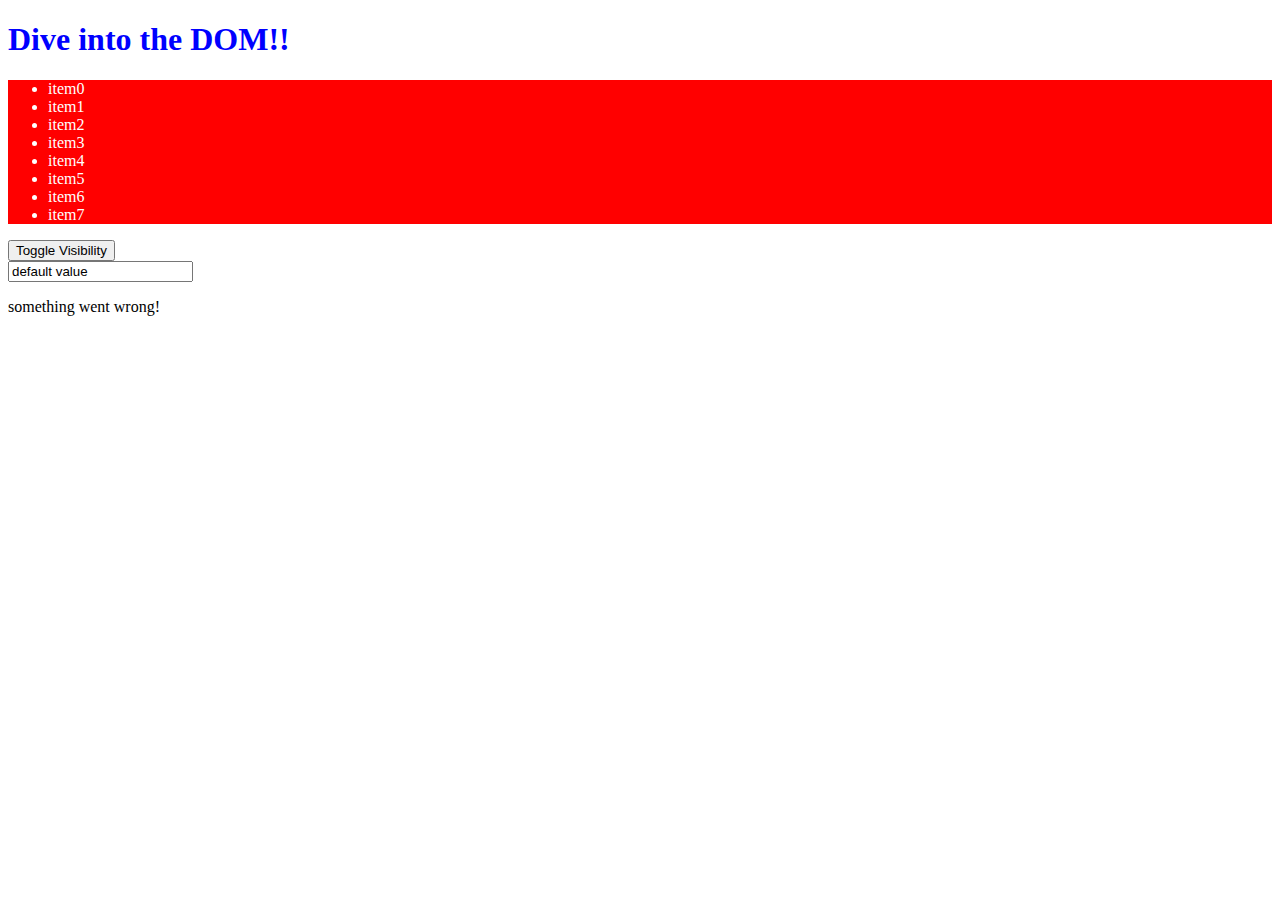
<file: dom/index.html>
<!DOCTYPE html>
<html lang="en">
  <head>
    <meta charset="UTF-8" />
    <meta name="viewport" content="width=device-width, initial-scale=1.0" />
    <title>DOM study</title>
    <script src="accessToObject.js" defer></script>
    <script src="attributesAndProperties.js" defer></script>
    <script src="styling.js" defer></script>
    <script src="insert.js" defer></script>
    <script src="liveNodeListVSnonLiveNodeList" defer></script>
    <style>
      .red-bg {
        background-color: red;
        color: white;
      }
      .visible {
        display: block;
      }
      .invisible {
        display: none;
      }
    </style>
  </head>
  <body>
    <header><h1 id="main-title">Dive into the DOM!!</h1></header>
    <section class="red-bg">
      <ul>
        <li>item1</li>
        <li class="list-item">item2</li>
        <li class="list-item">item3</li>
      </ul>
    </section>
    <button>Toggle Visibility</button>
    <div>
      <input id="input-id" class="input-class" value="default value" />
    </div>
  </body>
</html>
</file>
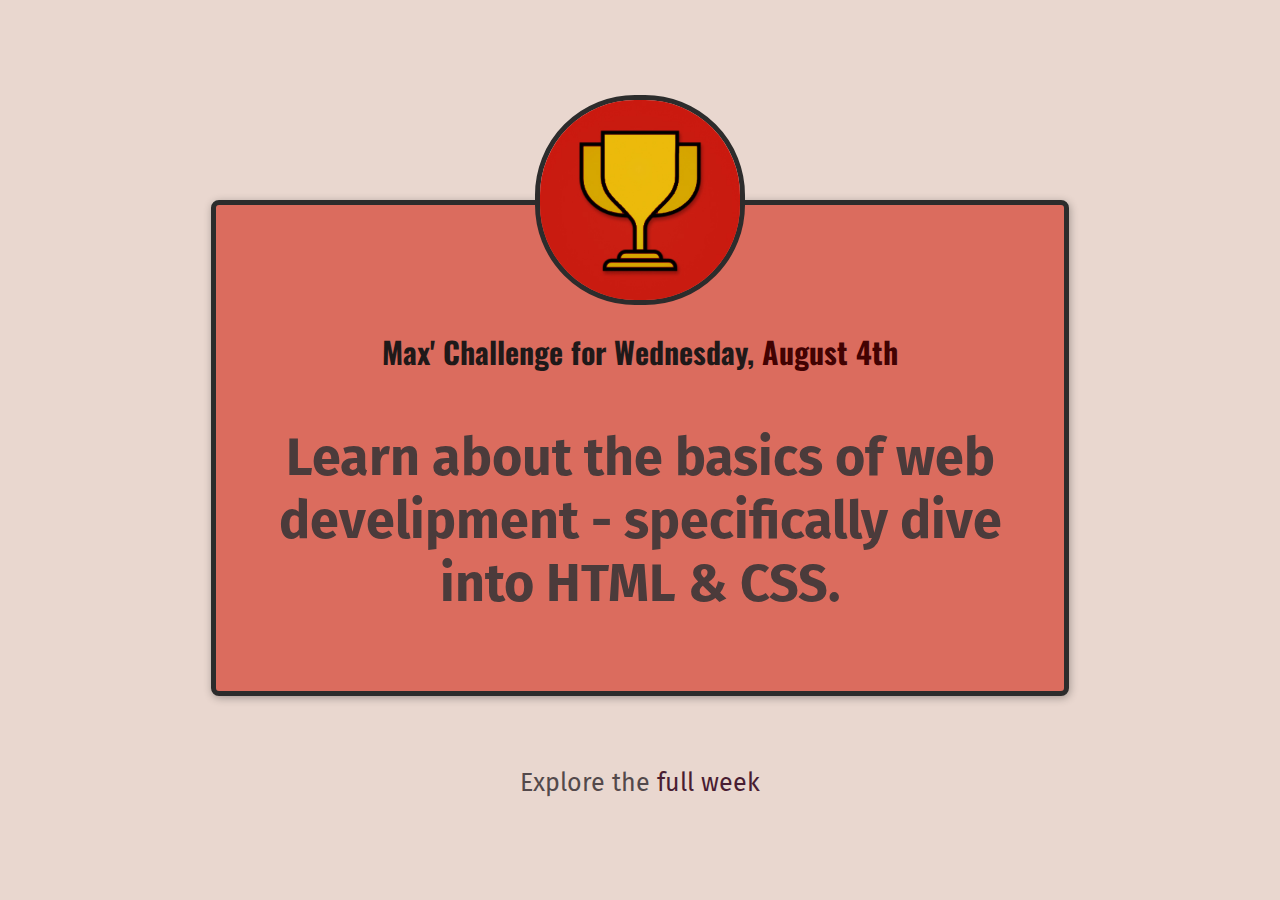
<file: htmlAndCSS/index.html>
<!DOCTYPE html>
<html>
  <head>
    <link rel="preconnect" href="https://fonts.googleapis.com" />
    <link rel="preconnect" href="https://fonts.gstatic.com" crossorigin />
    <link
      href="https://fonts.googleapis.com/css2?family=Fira+Sans:wght@400;700&family=Oswald:wght@700&display=swap"
      rel="stylesheet"
    />
    <link href="styles/shared.css" rel="stylesheet" />
    <link href="styles/app.css" rel="stylesheet" />
    <title>my WebSite Challenge</title>
    <!-- <style></style> -->
  </head>
  <body>
    <main>
      <img src="images/challenges-trophy.jpg" alt="A trophy" />
      <h1>
        Max' Challenge for Wednesday,
        <span>August 4th</span>
      </h1>
      <p id="todays-challenge">
        Learn about the basics of web develipment - specifically dive into HTML
        & CSS.
      </p>
    </main>
    <footer>
      <p>
        Explore the
        <a href="full-week.html">full week</a>
      </p>
    </footer>
  </body>
</html>
</file>
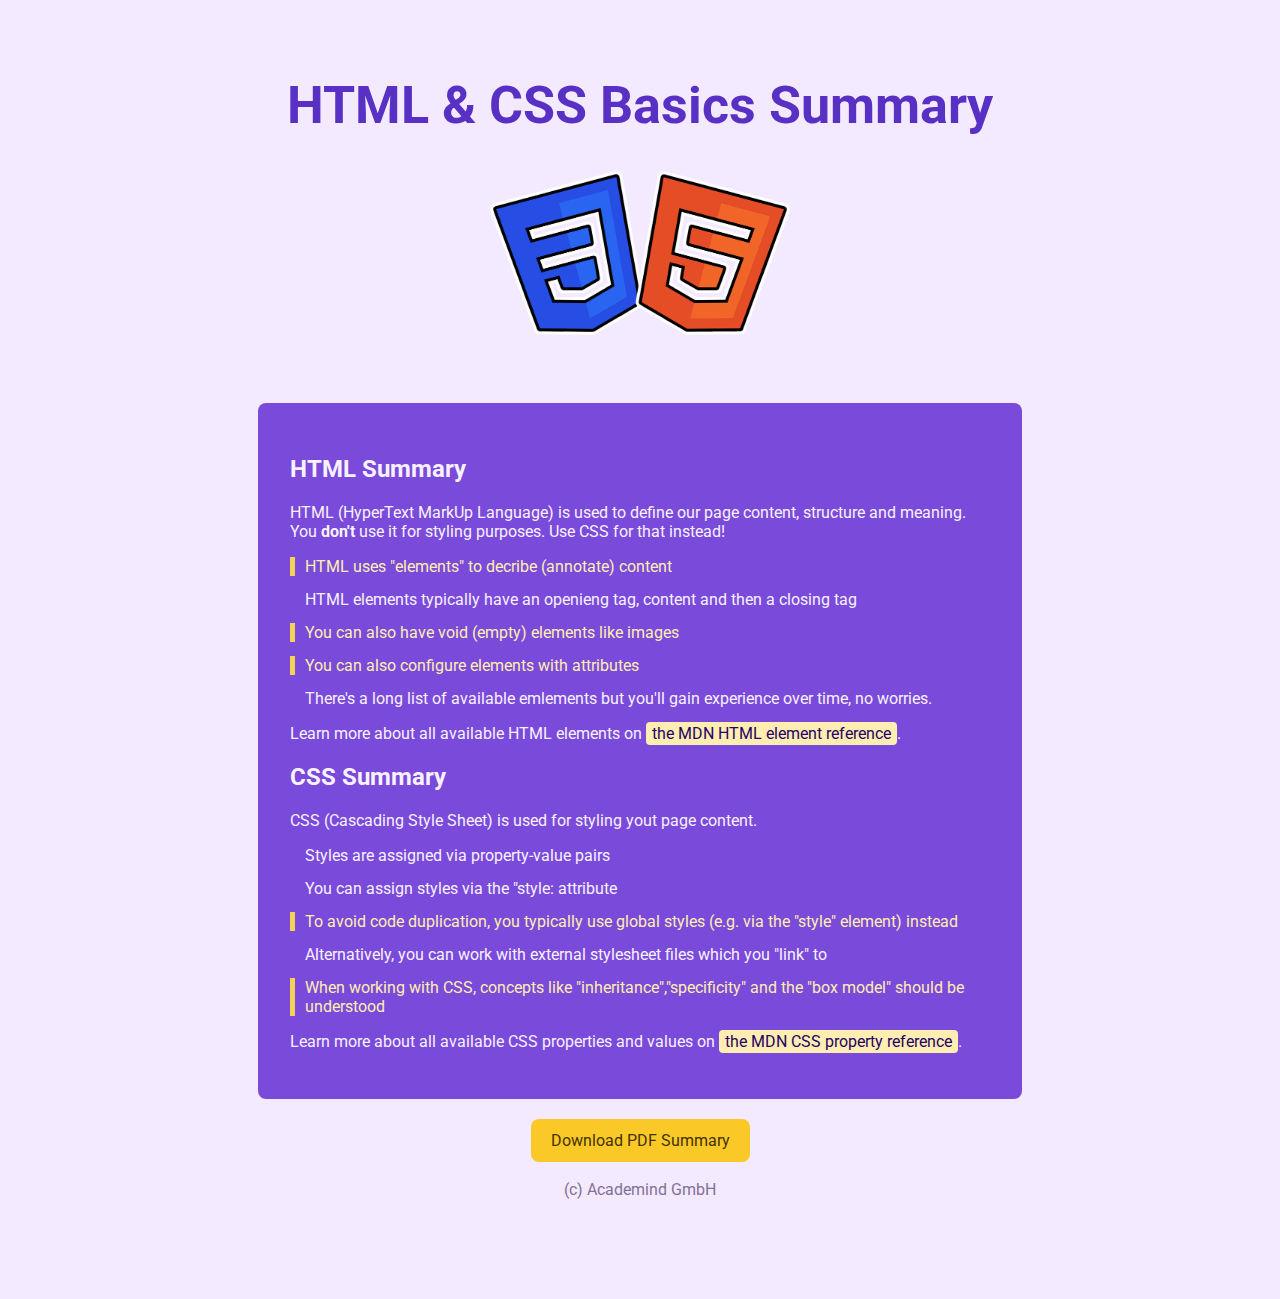
<file: htmlAndCSSPractice/index.html>
<!DOCTYPE html>
<html lang="en">
  <head>
    <meta charset="UTF-8" />
    <link rel="preconnect" href="https://fonts.googleapis.com" />
    <link rel="preconnect" href="https://fonts.gstatic.com" crossorigin />
    <link
      href="https://fonts.googleapis.com/css2?family=Roboto:wght@400;900&display=swap"
      rel="stylesheet"
    />
    <link rel="stylesheet" href="styles/index.css" />
    <title>Basic Summary</title>
  </head>
  <body>
    <header>
      <h1>HTML & CSS Basics Summary</h1>
      <img src="images/html-css.png" alt="THML and CSS logos" />
    </header>
    <main>
      <section>
        <h2>HTML Summary</h2>
        <p>
          <!-- 의미론적인 요소로 strong은 강한 톤 의미, em은 억양의 변화 의미 -->
          HTML (HyperText MarkUp Language) is used to define our page content,
          structure and meaning. You
          <strong class="highlight">don't</strong> use it for styling purposes.
          Use CSS for that instead!
        </p>
        <ul id="html-list">
          <li class="extra-important">
            HTML uses "elements" to decribe (annotate) content
          </li>
          <li>
            HTML elements typically have an openieng tag, content and then a
            closing tag
          </li>
          <li class="extra-important">
            You can also have void (empty) elements like images
          </li>
          <li class="extra-important">
            You can also configure elements with attributes
          </li>
          <li>
            There's a long list of available emlements but you'll gain
            experience over time, no worries.
          </li>
        </ul>
        <p>
          Learn more about all available HTML elements on
          <a href="https://developer.mozilla.org/ko/docs/Web/HTML/Element"
            >the MDN HTML element reference</a
          >.
        </p>
      </section>
      <section>
        <h2>CSS Summary</h2>
        <p>
          CSS (Cascading Style Sheet) is used for styling yout page content.
        </p>
        <ul id="css-list">
          <li>Styles are assigned via property-value pairs</li>
          <li>You can assign styles via the "style: attribute</li>
          <li class="extra-important">
            To avoid code duplication, you typically use global styles (e.g. via
            the "style" element) instead
          </li>
          <li>
            Alternatively, you can work with external stylesheet files which you
            "link" to
          </li>
          <li class="extra-important">
            When working with CSS, concepts like "inheritance","specificity" and
            the "box model" should be understood
          </li>
          <p>
            Learn more about all available CSS properties and values on
            <a href="https://developer.mozilla.org/ko/docs/Web/CSS/Reference"
              >the MDN CSS property reference</a
            >.
          </p>
        </ul>
      </section>
    </main>
    <footer>
      <a href="pdfs/html-css-basics-summary.pdf" target="_blank"
        >Download PDF Summary</a
      >
      <p>(c) Academind GmbH</p>
    </footer>
  </body>
</html>
</file>
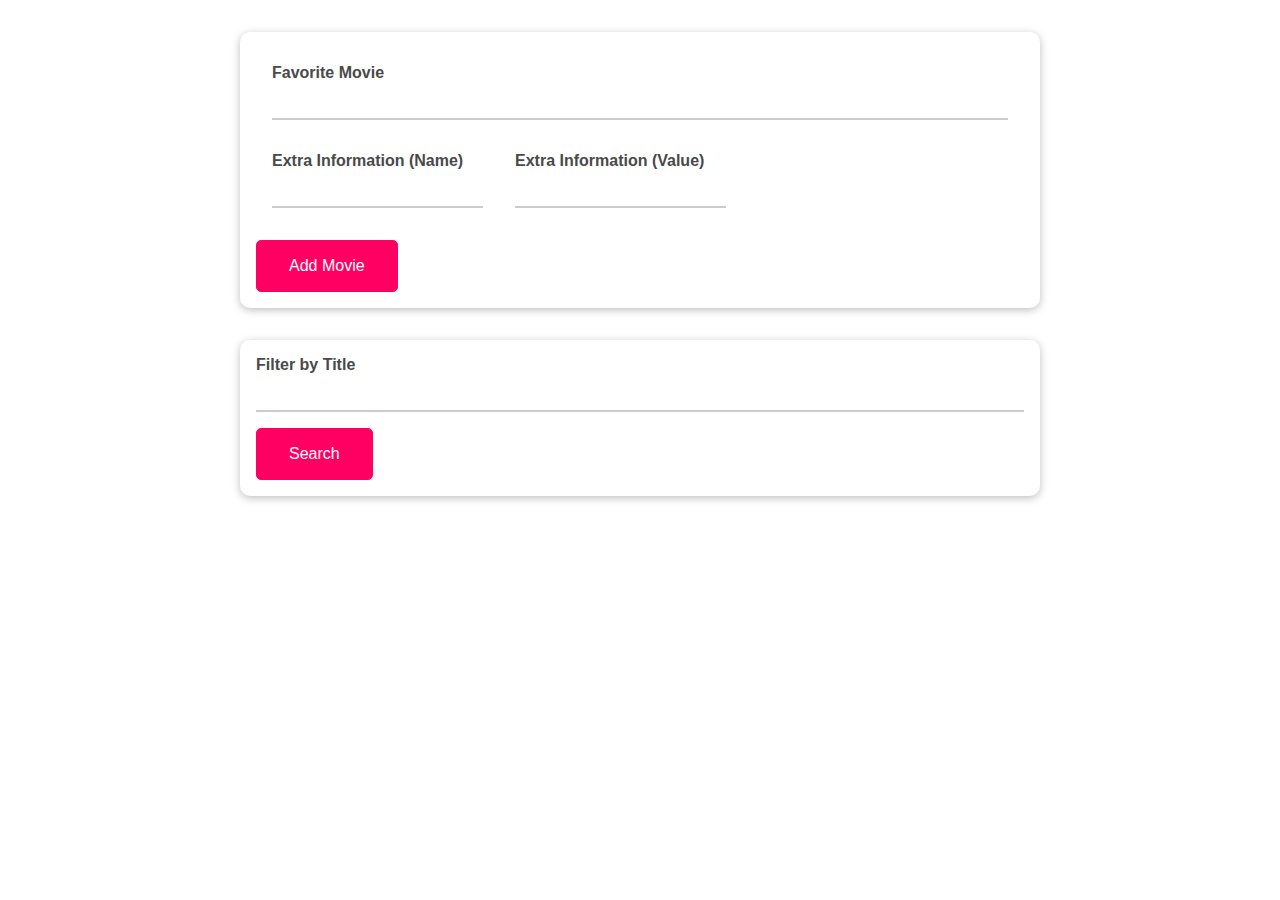
<file: object/index.html>
<!DOCTYPE html>
<html lang="en">
  <head>
    <meta charset="UTF-8" />
    <meta name="viewport" content="width=device-width, initial-scale=1.0" />
    <meta http-equiv="X-UA-Compatible" content="ie=edge" />
    <title>Working with Objects</title>
    <link rel="stylesheet" href="assets/styles/app.css" />
    <script src="assets/scripts/objects.js" defer></script>
  </head>
  <body>
    <section id="user-input" class="card">
      <div class="control">
        <label for="title">Favorite Movie</label>
        <input type="text" id="title" />
      </div>
      <div class="inline-controls">
        <div class="control">
          <label for="extra-name">Extra Information (Name)</label>
          <input type="text" id="extra-name" />
        </div>
        <div class="control">
          <label for="extra-value">Extra Information (Value)</label>
          <input type="text" id="extra-value" />
        </div>
      </div>
      <button id="add-movie-btn">Add Movie</button>
    </section>
    <section id="filter" class="card">
      <label for="filter-title">Filter by Title</label>
      <input type="text" id="filter-title" />
      <button id="search-btn">Search</button>
    </section>
    <ul id="movie-list" class="card"></ul>
  </body>
</html>
</file>
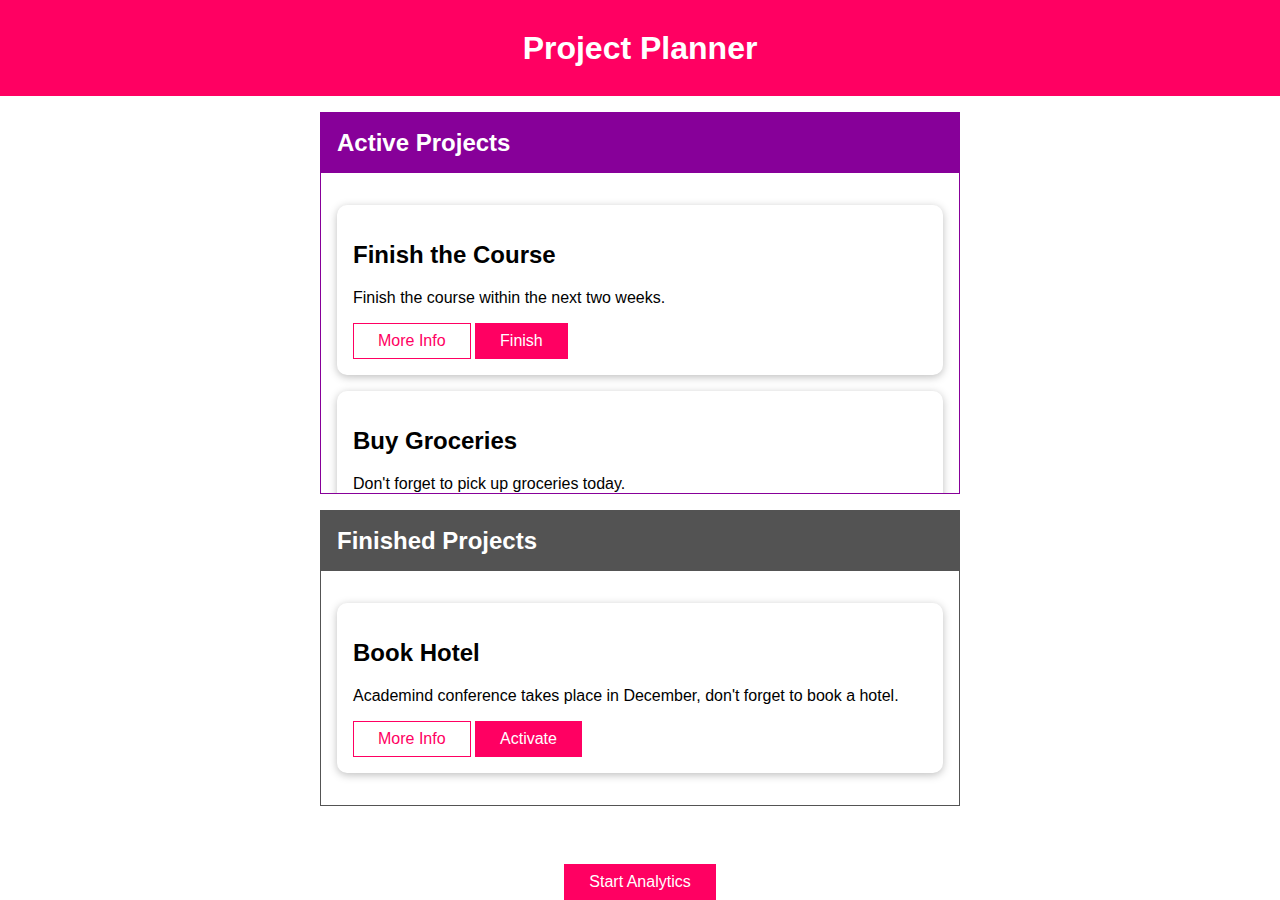
<file: oop/practice-oop-01-starting-setup/index.html>
<!DOCTYPE html>
<html lang="en">
  <head>
    <meta charset="UTF-8" />
    <meta name="viewport" content="width=device-width, initial-scale=1.0" />
    <meta http-equiv="X-UA-Compatible" content="ie=edge" />
    <title>Project Board</title>
    <link rel="stylesheet" href="assets/styles/app.css" />
    <script src="assets/scripts/app.js" defer></script>
    <!-- <script src="assets/scripts/dynamicLoadScript.js"></script> -->
  </head>
  <body>
    <template id="tooltip">
      <h2>More Info</h2>
      <p></p>
    </template>
    <header id="main-header">
      <h1>Project Planner</h1>
    </header>
    <section id="active-projects">
      <header>
        <h2>Active Projects</h2>
      </header>
      <ul>
        <li
          id="p1"
          data-extra-info="Got lifetime access, but would be nice to finish it soon!"
          class="card"
        >
          <h2>Finish the Course</h2>
          <p>Finish the course within the next two weeks.</p>
          <button class="alt">More Info</button>
          <button>Finish</button>
        </li>
        <li
          id="p2"
          data-extra-info="Not really a business topic but still important."
          class="card"
        >
          <h2>Buy Groceries</h2>
          <p>Don't forget to pick up groceries today.</p>
          <button class="alt">More Info</button>
          <button>Finish</button>
        </li>
      </ul>
    </section>
    <section id="finished-projects">
      <header>
        <h2>Finished Projects</h2>
      </header>
      <ul>
        <li
          id="p3"
          data-extra-info="Super important conference! Fictional but still!"
          class="card"
        >
          <h2>Book Hotel</h2>
          <p>
            Academind conference takes place in December, don't forget to book a
            hotel.
          </p>
          <button class="alt">More Info</button>
          <button>Activate</button>
        </li>
      </ul>
    </section>
    <footer>
      <button id="start-analytic-btn">Start Analytics</button>
    </footer>
  </body>
</html>
</file>
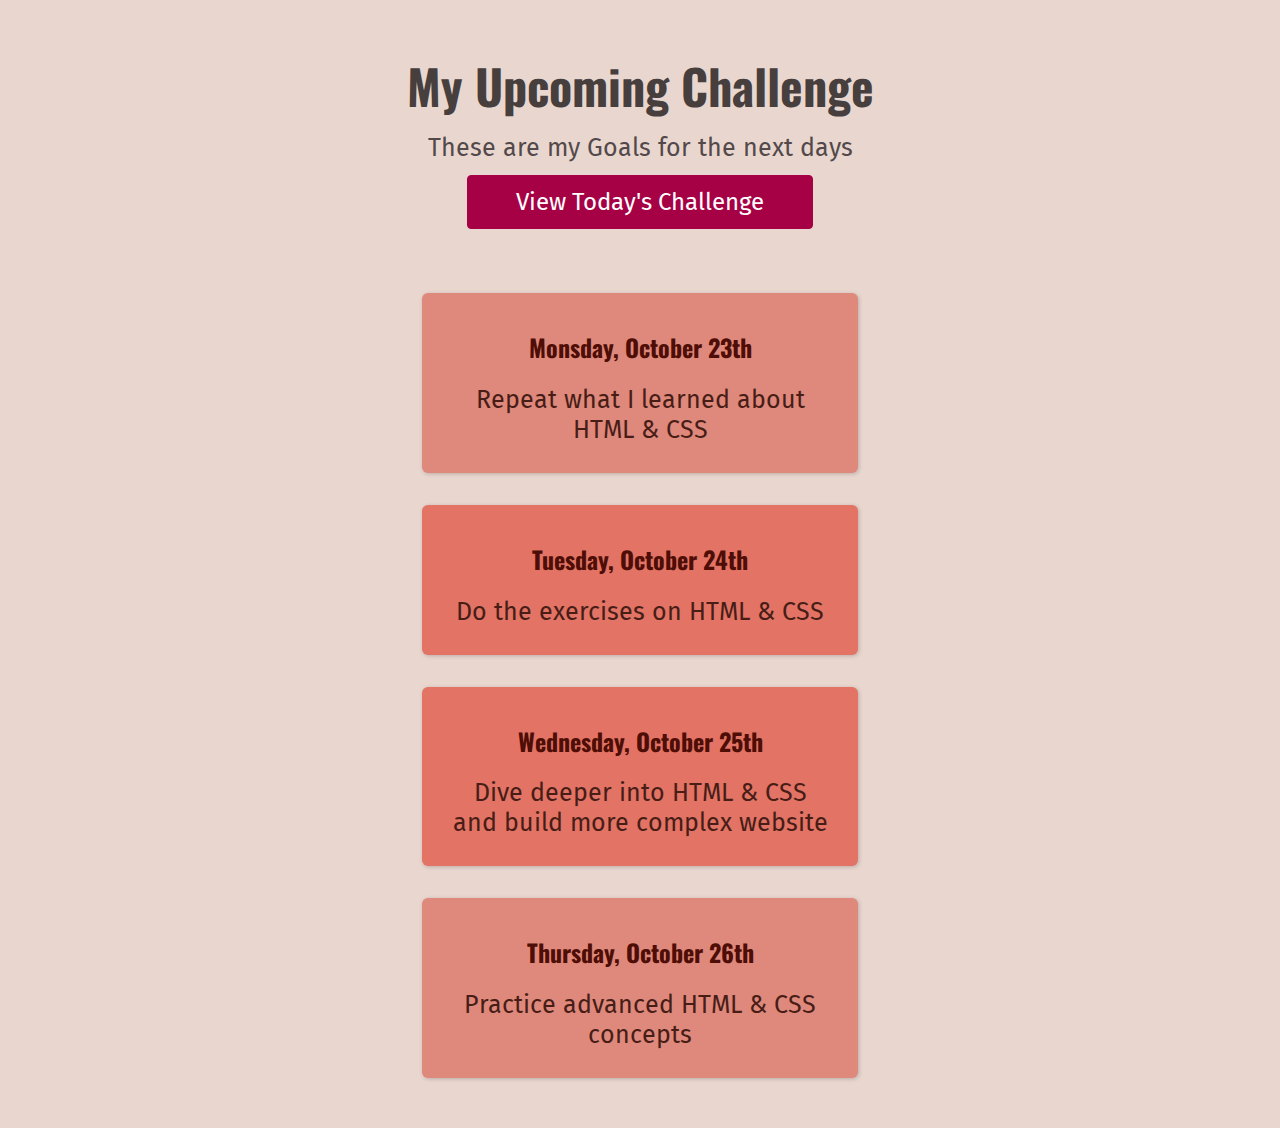
<file: htmlAndCSS/full-week.html>
<!DOCTYPE html>
<html lang="en">
  <head>
    <link rel="preconnect" href="https://fonts.googleapis.com" />
    <link rel="preconnect" href="https://fonts.gstatic.com" crossorigin />
    <link
      href="https://fonts.googleapis.com/css2?family=Fira+Sans:wght@400;700&family=Oswald:wght@700&display=swap"
      rel="stylesheet"
    />
    <link href="styles/shared.css" rel="stylesheet" />
    <link href="styles/full-week.css" rel="stylesheet" />
    <meta charset="UTF-8" />
    <title>My Upcoming Challenge</title>
  </head>
  <body>
    <header>
      <h1>My Upcoming Challenge</h1>
      <p id="description">These are my Goals for the next days</p>
      <a href="index.html">View Today's Challenge</a>
    </header>
    <main>
      <ol>
        <li>
          <h2>Monsday, October 23th</h2>
          <p>Repeat what I learned about HTML & CSS</p>
        </li>
        <li class="highlight-goal">
          <h2>Tuesday, October 24th</h2>
          <p>Do the exercises on HTML & CSS</p>
        </li>
        <li class="highlight-goal">
          <h2>Wednesday, October 25th</h2>
          <p>Dive deeper into HTML & CSS and build more complex website</p>
        </li>
        <li>
          <h2>Thursday, October 26th</h2>
          <p>Practice advanced HTML & CSS concepts</p>
        </li>
      </ol>
    </main>
  </body>
</html>
</file>
<file: htmlAndCSS/styles/shared.css>
body {
  text-align: center;
  background-color: rgb(233, 215, 207);
  color: rgb(83, 73, 75);
  margin: 50px auto;
}
h1 {
  font-family: 'Oswald', sans-serif;
}
a {
  color: rgb(167, 1, 70);
  font-family: 'Fira Sans', sans-serif;
  text-decoration: none;
}
a:hover {
  text-decoration: underline;
}
p {
  font-family: 'Fira Sans', sans-serif;
  font-size: 25px;
}
</file>
<file: htmlAndCSS/styles/app.css>
/* body {
} */
/* text-align은 태그를 정렬시키는 것이 아니라,
태그의 콘텐츠를 정렬시키는 역할을 한다*/
img {
  /* img는 대체 인라인 요소로써 inline-block 사용 안해도 vertical margin 사용 가능 */
  width: 200px;
  height: 200px;
  border-radius: 100px;
  border: 5px solid rgb(44, 44, 44);
  margin-top: -134px;
}
main {
  background-color: rgb(219, 108, 94);
  width: 800px;
  margin: 200px auto 72px auto;
  padding: 24px;
  border: 5px solid rgb(44, 44, 44);
  border-radius: 8px;
  box-shadow: 1px 2px 8px rgba(0, 0, 0, 0.3);
}
footer {
  margin: 0 auto;
}
h1 {
  font-size: 30px;
  color: rgb(31, 25, 25);
}
span {
  color: rgb(66, 2, 2);
}
a {
  color: rgb(73, 29, 50);
}
#todays-challenge {
  color: rgb(75, 59, 59);
  font-weight: bold;
  font-size: 52px;
}
</file>
<file: htmlAndCSSPractice/styles/index.css>
body {
  background-color: rgb(244, 234, 255);
  font-family: 'Roboto', sans-serif;
}
header {
  /* text-align은 텍스트나, 인라인 요소를 정렬한다 */
  text-align: center;
  /* margin-collapsing case 3가지: 1.인접형제 블록 요소간 2. 높이, 두께 등이 명시되지 않은 빈 요소 3. 부모 요소와 자식 요소(상단,하단) 마진 겹침 */
  padding: 32px;
}
header img {
  /* 너비만 설정하면 종횡비가 정해져있어서, 높이도 자동설정된다. */
  width: 300px;
}
main {
  background-color: rgb(122, 74, 218);
  padding: 32px;
  width: 700px;
  margin: 32px auto;
  color: rgb(248, 241, 255);
  border-radius: 8px;
}
h1 {
  font-size: 52px;
  color: rgb(88, 49, 196);
}

ul {
  margin: 0;
  padding: 0;
  list-style: none;
}
li {
  margin: 14px 0;
  padding-left: 10px;
  border-left: 5px solid transparent;
}
a {
  text-decoration: none;
  color: rgb(36, 3, 102);
  background-color: rgb(255, 237, 177);
  padding: 2px 6px;
  border-radius: 4px;
}
a:hover,
a:active {
  background-color: rgb(250, 201, 39);
}
footer {
  text-align: center;
  margin-bottom: 100px;
}
footer p {
  color: rgb(131, 113, 149);
  margin-top: 30px;
}
footer a {
  padding: 12px 20px;
  border-radius: 8px;
  background-color: rgb(250, 201, 39);
  color: rgb(66, 51, 4);
}
footer a:hover,
footer a:active {
  background-color: rgb(255, 186, 58);
}
.extra-important {
  color: rgb(255, 237, 177);
  border-color: rgb(247, 209, 85);
}
</file>
<file: object/assets/styles/app.css>
* {
  box-sizing: border-box;
}

html {
  font-family: sans-serif;
}

body {
  margin: 0;
}

label {
  font-weight: bold;
  display: block;
  color: #494949;
}

input {
  font: inherit;
  border: none;
  border-bottom: 2px solid #ccc;
  color: #494949;
  width: 100%;
  display: block;
  margin: 1rem 0;
}

input:focus {
  outline: none;
  border-color: #ff0062;
}

button {
  font: inherit;
  border: 1px solid #ff0062;
  color: white;
  padding: 1rem 2rem;
  border-radius: 5px;
  background: #ff0062;
  cursor: pointer;
}

button:focus {
  outline: none;
}

button:hover,
button:active {
  background: #ff3482;
  border-color: #ff3482;
}

.card {
  padding: 1rem;
  border-radius: 10px;
  box-shadow: 0 2px 8px rgba(0, 0, 0, 0.26);
}

.inline-controls {
  display: flex;
}

.control {
  margin: 1rem;
}

#user-input,
#movie-list,
#filter {
  width: 50rem;
  max-width: 90%;
  margin: 2rem auto;
}

#movie-list {
  display: none;
  list-style: none;
  padding: 1rem;
}

#movie-list.visible {
  display: block;
}

#movie-list li {
  margin: 1rem;
  color: #ff0062;
  font-weight: bold;
  font-size: 1.5rem;
}
</file>
<file: oop/practice-oop-01-starting-setup/assets/styles/app.css>
* {
  box-sizing: border-box;
}

html {
  font-family: sans-serif;
}

body {
  margin: 0;
}

#main-header {
  width: 100%;
  height: 6rem;
  display: flex;
  justify-content: center;
  align-items: center;
  background: #ff0062;
}

#main-header h1 {
  color: white;
  margin: 0;
}

footer {
  position: absolute;
  bottom: 0;
  left: 0;
  width: 100%;
  text-align: center;
}

ul {
  list-style: none;
  margin: 0;
  padding: 0;
}

li {
  margin: 1rem 0;
}

section {
  margin: 1rem auto;
  width: 40rem;
  max-width: 90%;
}

section ul {
  padding: 1rem;
  max-height: 20rem;
  overflow: scroll;
}

section > h2 {
  color: white;
  margin: 0;
}

button {
  font: inherit;
  background: #ff0062;
  color: white;
  border: 1px solid #ff0062;
  padding: 0.5rem 1.5rem;
  cursor: pointer;
}

button.alt {
  background: white;
  color: #ff0062;
}

button:focus {
  outline: none;
}

button:hover,
button:active {
  background: #ff2579;
  border-color: #ff2579;
  color: white;
}

.card {
  border-radius: 10px;
  box-shadow: 0 2px 8px rgba(0, 0, 0, 0.26);
  padding: 1rem;
  background: white;
}

#active-projects {
  border: 1px solid #870099;
}

#active-projects > header {
  background: #870099;
  padding: 1rem;
  display: flex;
  justify-content: space-between;
  align-items: center;
}

#active-projects header h2 {
  color: white;
  margin: 0;
}

#finished-projects {
  border: 1px solid #535353;
}

#finished-projects > header {
  background: #535353;
  padding: 1rem;
  display: flex;
  justify-content: space-between;
  align-items: center;
}

#finished-projects header h2 {
  color: white;
  margin: 0;
}
</file>
<file: htmlAndCSS/styles/full-week.css>
header {
  margin-bottom: 64px;
}
#description {
  margin: 12px 0;
}
/* header p {
  margin-bottom: 36px;
} */
h1 {
  font-size: 48px;
  color: rgb(71, 62, 62);
  margin: 0;
}
/* 대표적인 인라인 태그 
a, button, span, img
*/
a {
  padding: 12px 48px;
  background-color: rgb(167, 1, 70);
  color: white;
  border-radius: 4px;
  border: 1px solid rgb(167, 1, 70);
  font-size: 24px;
  /* 인라인 요소에서 위아래 margin은 동작하지 않는다. 왼,오른쪽만 동작 */
  /* 인라인 요소가 화면상에서 parent에 포함되도록 하는 방법 */
  /* display를 block 또는 inline-block으로 설정하면 위아래 margin을 줄 수 있음 */
  display: inline-block;
  margin: 0;
  /* 블록 요소 간에는 마진 겹침이 발생한다, 마진 큰쪽이 작은쪽 마진을 무시 */
  /* 마진 겹침은 위아래만 발생 */
  /* 블록 요소와 인라인 블록 요소 간에는 각 마진이 무시되지 않음(+된다) */
}
a:hover {
  text-decoration: none;
  background-color: rgb(180, 12, 90);
}
ol {
  list-style: none;
  font-family: 'Fira Sans', sans-serif;
  width: 500px;
  margin: 36px auto 0 auto;
  padding: 0;
}
li {
  margin: 32px;
  padding: 16px;
  background-color: rgb(223, 136, 124);
  border-radius: 6px;
  box-shadow: 1px 1px 4px rgba(0, 0, 0, 0.2);
}
h2 {
  color: rgb(78, 13, 5);
  font-family: 'Oswald', sans-serif;
}
main p {
  color: rgb(71, 29, 22);
  margin: 12px;
}

.highlight-goal {
  background-color: rgb(226, 115, 101);
}
</file>
